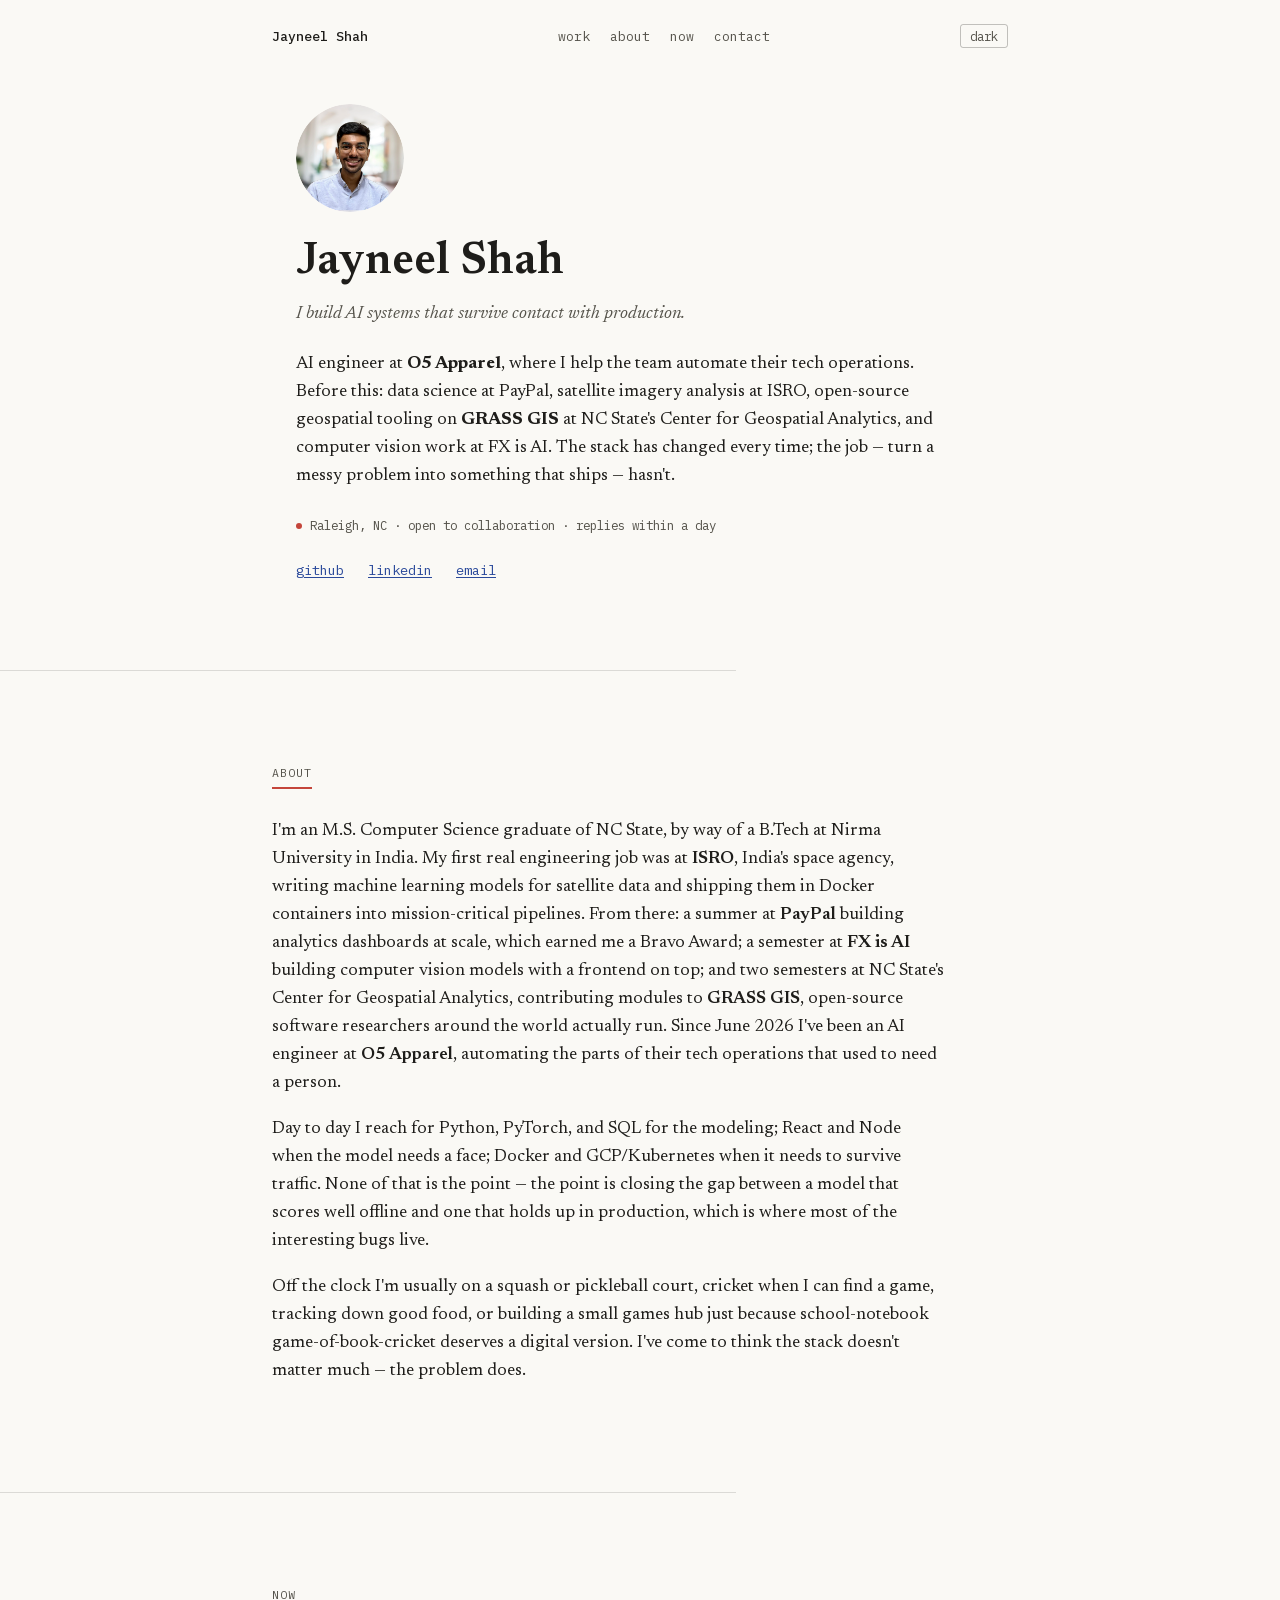
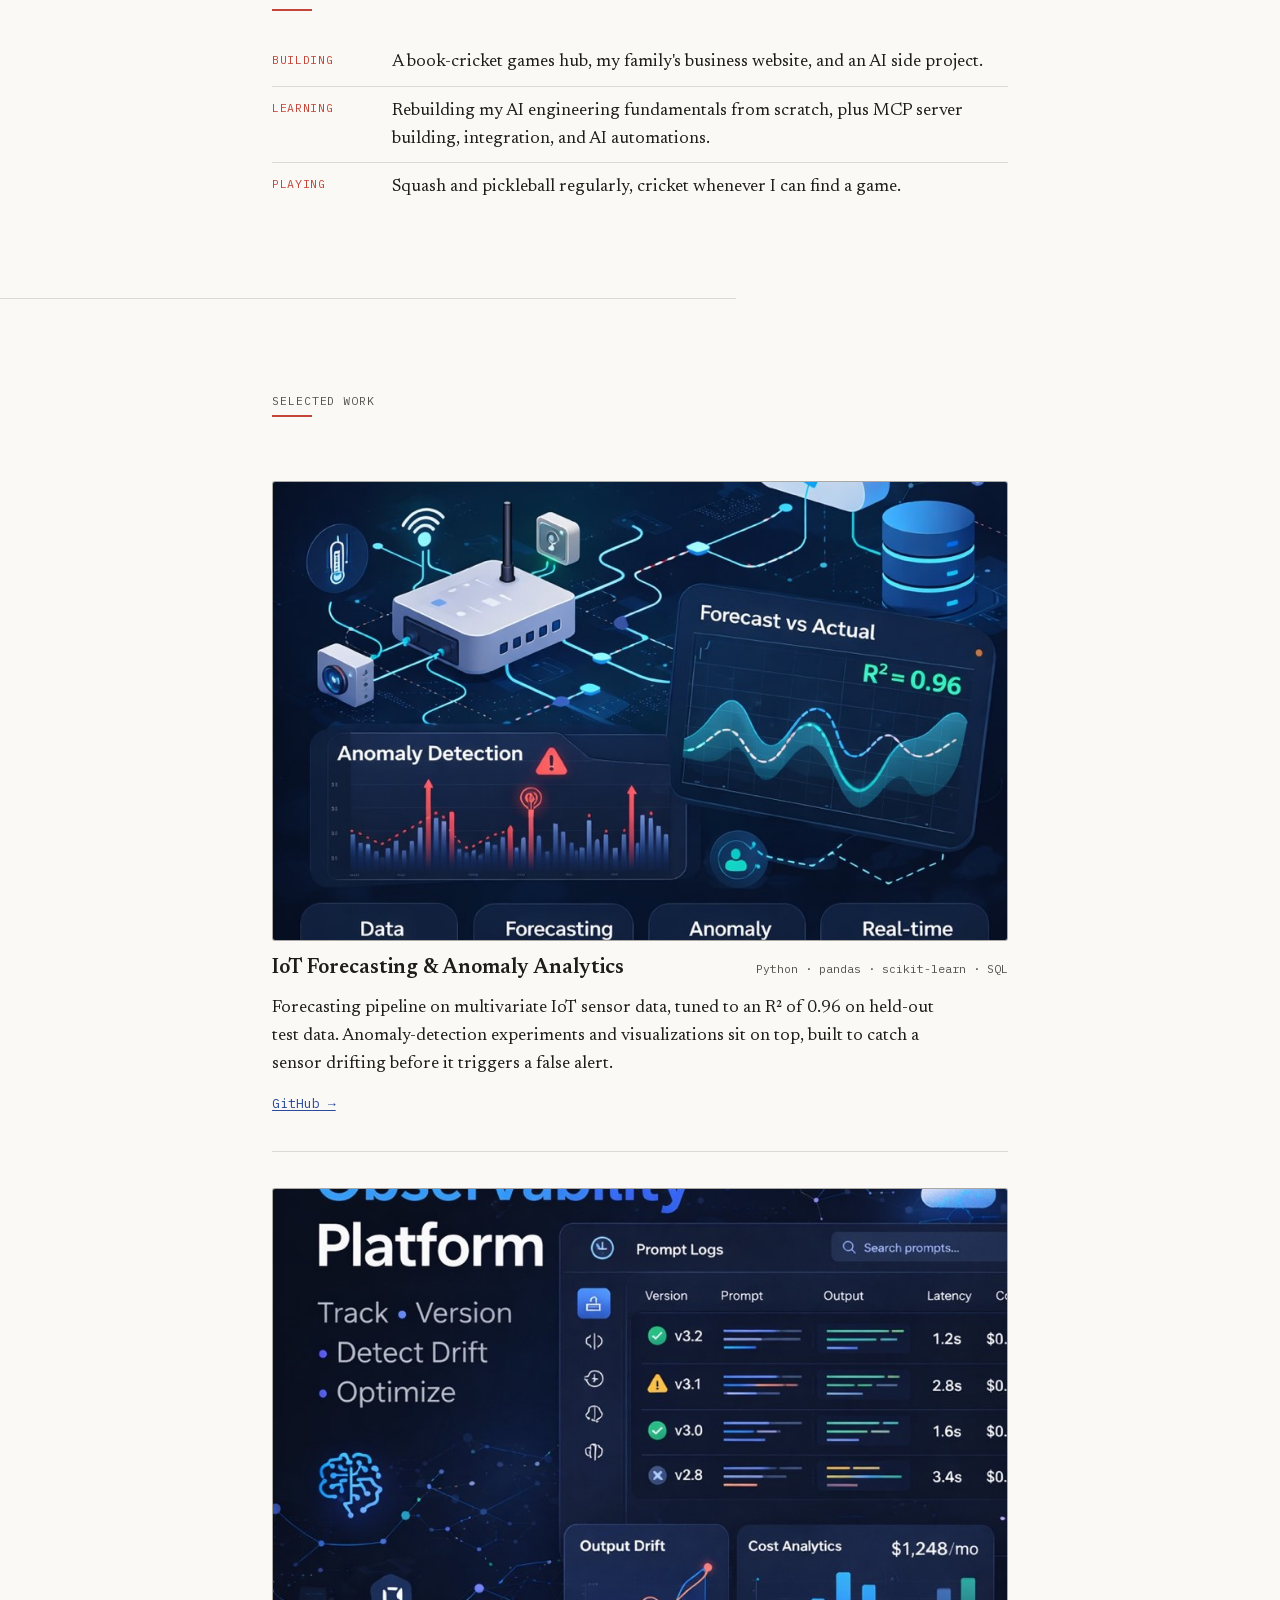
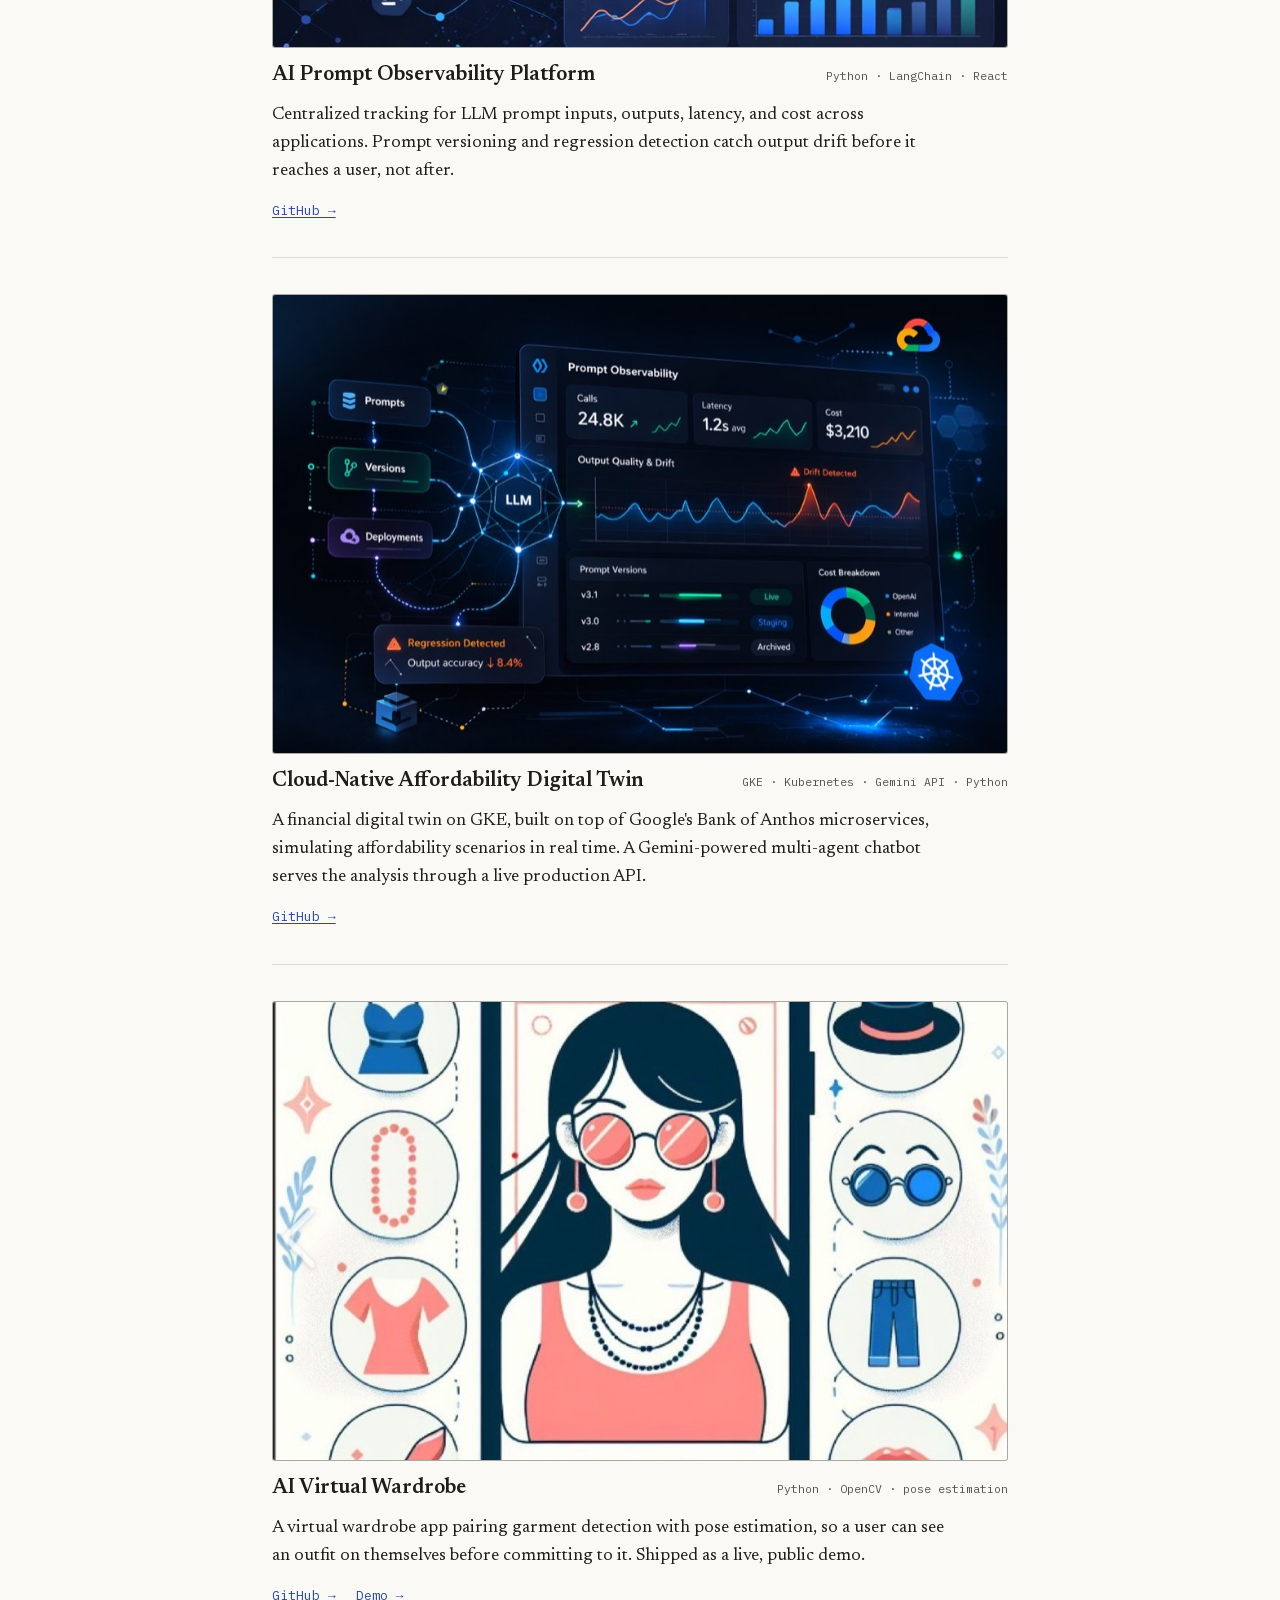
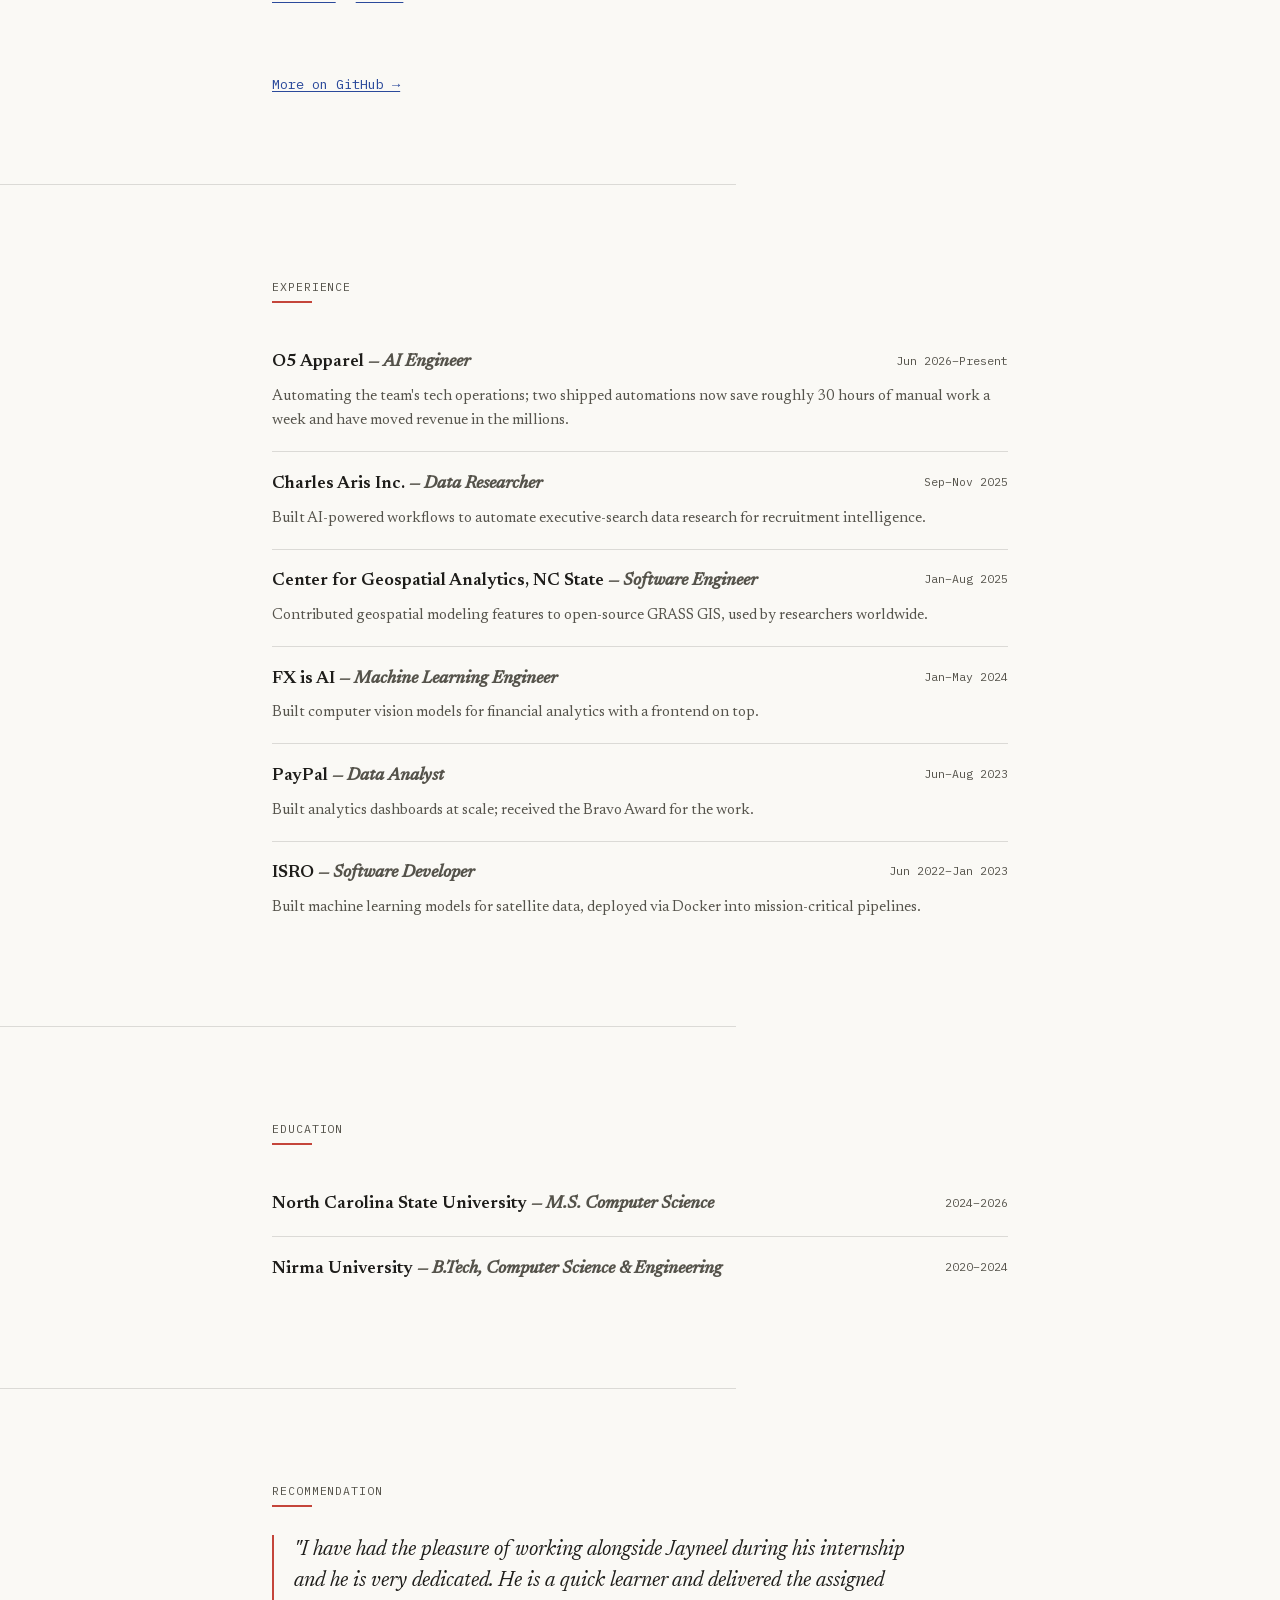
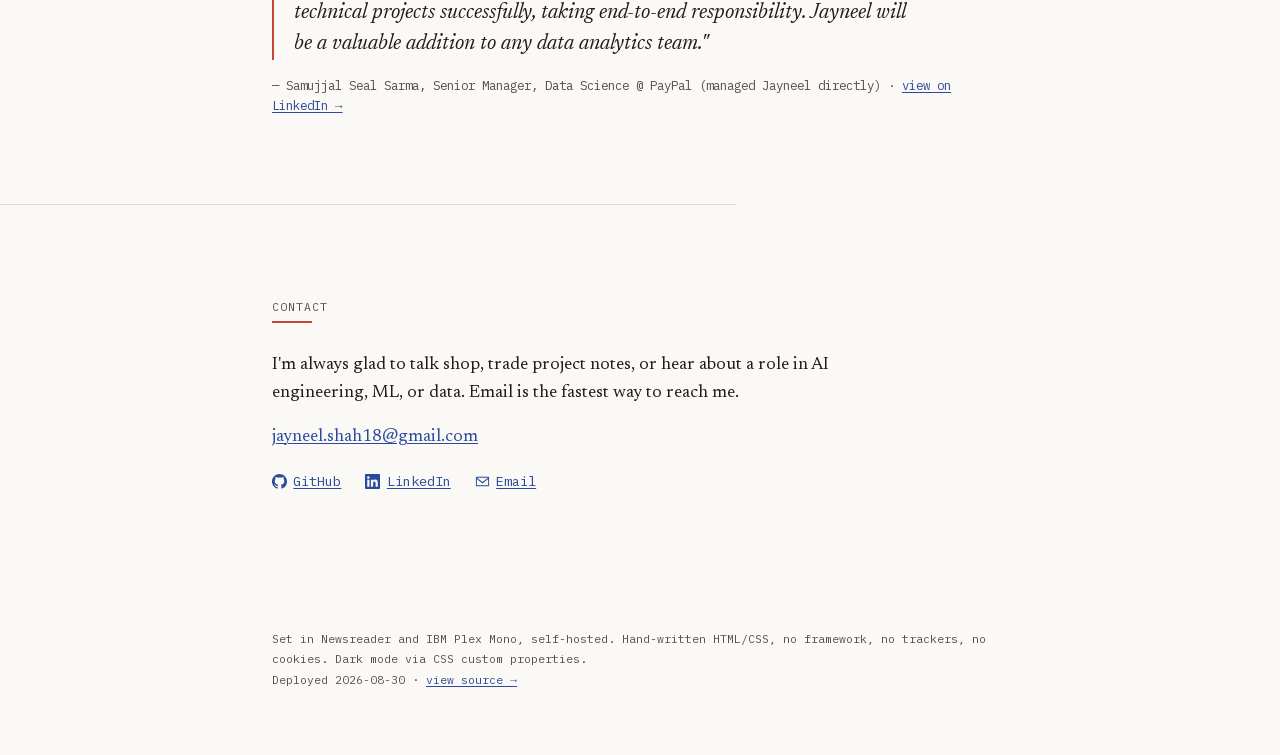
<file: index.html>
<!DOCTYPE html>
<html lang="en">

<head>
  <meta charset="UTF-8" />
  <title>Jayneel Shah</title>

  <meta name="description" content="Jayneel Shah — AI engineer. Data science at PayPal, satellite imagery at ISRO, open-source geospatial tooling on GRASS GIS, and AI systems in industry since.">
  <meta name="author" content="Jayneel Shah">
  <meta name="viewport" content="width=device-width, initial-scale=1" />
  <meta name="theme-color" content="#FAF9F5" media="(prefers-color-scheme: light)" />
  <meta name="theme-color" content="#171613" media="(prefers-color-scheme: dark)" />

  <meta property="og:type" content="website" />
  <meta property="og:url" content="https://jayneel-shah18.github.io/" />
  <meta property="og:title" content="Jayneel Shah" />
  <meta property="og:description" content="AI engineer. Data science at PayPal, satellite imagery at ISRO, open-source geospatial tooling on GRASS GIS." />
  <meta property="og:image" content="https://jayneel-shah18.github.io/img/profile-pic.png" />

  <meta name="twitter:card" content="summary" />
  <meta name="twitter:title" content="Jayneel Shah" />
  <meta name="twitter:description" content="AI engineer. Data science at PayPal, satellite imagery at ISRO, open-source geospatial tooling on GRASS GIS." />
  <meta name="twitter:image" content="https://jayneel-shah18.github.io/img/profile-pic.png" />

  <link rel="icon" href="img/favicon.svg" type="image/svg+xml" />
  <link rel="alternate icon" href="img/favicon.ico" />

  <link rel="stylesheet" href="css/fonts.css" />
  <link rel="stylesheet" href="css/style.css" />

  <script>
    /* Set theme before paint to avoid a flash of the wrong palette */
    (function () {
      var t = localStorage.getItem("theme");
      if (t) document.documentElement.setAttribute("data-theme", t);
    })();
  </script>
</head>

<body>

  <header class="nav col">
    <div class="nav-row">
      <a href="#top" class="nav-mark">Jayneel Shah</a>
      <nav class="nav-links">
        <a href="#work">work</a>
        <a href="#about">about</a>
        <a href="#now">now</a>
        <a href="#contact">contact</a>
      </nav>
      <button class="theme-toggle" id="themeToggle" aria-label="Toggle dark mode">dark</button>
    </div>
  </header>

  <main id="top">

    <!-- ===== HERO ===== -->
    <section class="hero col" id="hero">
      <div class="hero-photo">
        <img src="img/profile-pic.png" alt="Jayneel Shah" width="108" height="108" />
      </div>
      <h1 class="hero-name">Jayneel Shah</h1>
      <p class="hero-thesis">I build AI systems that survive contact with production.</p>
      <div class="hero-intro">
        <p>
          AI engineer at <strong>O5 Apparel</strong>, where I help the team automate their tech
          operations. Before this: data science at PayPal, satellite imagery analysis at ISRO,
          open-source geospatial tooling on <strong>GRASS GIS</strong> at NC State's Center for
          Geospatial Analytics, and computer vision work at FX is AI. The stack has changed
          every time; the job — turn a messy problem into something that ships — hasn't.
        </p>
      </div>
      <div class="status-line">
        <span class="status-dot" aria-hidden="true"></span>
        <span>Raleigh, NC · open to collaboration · replies within a day</span>
      </div>
      <div class="hero-links">
        <a href="https://github.com/jayneel-shah18" target="_blank" rel="noopener noreferrer">github</a>
        <a href="https://www.linkedin.com/in/jayneel-m-shah/" target="_blank" rel="noopener noreferrer">linkedin</a>
        <a href="mailto:jayneel.shah18@gmail.com">email</a>
      </div>
    </section>

    <hr class="rule col" />

    <!-- ===== ABOUT ===== -->
    <section class="section col about" id="about">
      <span class="eyebrow">About</span>
      <hr class="rule-accent" />
      <p>
        I'm an M.S. Computer Science graduate of NC State, by way of a B.Tech at Nirma
        University in India. My first real engineering job was at <strong>ISRO</strong>, India's
        space agency, writing machine learning models for satellite data and shipping them
        in Docker containers into mission-critical pipelines. From there: a summer at
        <strong>PayPal</strong> building analytics dashboards at scale, which earned me a Bravo
        Award; a semester at <strong>FX is AI</strong> building computer vision models with a
        frontend on top; and two semesters at NC State's Center for Geospatial Analytics,
        contributing modules to <strong>GRASS GIS</strong>, open-source software researchers
        around the world actually run. Since June 2026 I've been an AI engineer at
        <strong>O5 Apparel</strong>, automating the parts of their tech operations that used to
        need a person.
      </p>
      <p>
        Day to day I reach for Python, PyTorch, and SQL for the modeling; React and Node when
        the model needs a face; Docker and GCP/Kubernetes when it needs to survive traffic.
        None of that is the point — the point is closing the gap between a model that scores
        well offline and one that holds up in production, which is where most of the
        interesting bugs live.
      </p>
      <p>
        Off the clock I'm usually on a squash or pickleball court, cricket when I can find a
        game, tracking down good food, or building a small games hub just because
        school-notebook game-of-book-cricket deserves a digital version. I've come to think the
        stack doesn't matter much — the problem does.
      </p>
    </section>

    <hr class="rule col" />

    <!-- ===== NOW ===== -->
    <section class="section col" id="now">
      <span class="eyebrow">Now</span>
      <hr class="rule-accent" />
      <ul class="now-list">
        <li>
          <span class="now-label">Building</span>
          <span>A book-cricket games hub, my family's business website, and an AI side project.</span>
        </li>
        <li>
          <span class="now-label">Learning</span>
          <span>Rebuilding my AI engineering fundamentals from scratch, plus MCP server building, integration, and AI automations.</span>
        </li>
        <li>
          <span class="now-label">Playing</span>
          <span>Squash and pickleball regularly, cricket whenever I can find a game.</span>
        </li>
      </ul>
    </section>

    <hr class="rule col" />

    <!-- ===== PROJECTS ===== -->
    <section class="section col" id="work">
      <span class="eyebrow">Selected work</span>
      <hr class="rule-accent" />

      <article class="project reveal">
        <div class="project-frame">
          <img src="img/iot-forecasting.jpg" alt="IoT Forecasting & Anomaly Analytics — forecast and anomaly plots over multivariate sensor data" loading="lazy" />
        </div>
        <div class="project-head">
          <h3 class="project-title">IoT Forecasting &amp; Anomaly Analytics</h3>
          <span class="project-stack mono">Python · pandas · scikit-learn · SQL</span>
        </div>
        <p class="project-desc">
          Forecasting pipeline on multivariate IoT sensor data, tuned to an R² of 0.96 on
          held-out test data. Anomaly-detection experiments and visualizations sit on top,
          built to catch a sensor drifting before it triggers a false alert.
        </p>
        <div class="project-links">
          <a href="https://github.com/jayneel-shah18/iot-forecasting-anomaly" target="_blank" rel="noopener noreferrer">GitHub →</a>
        </div>
      </article>

      <article class="project reveal">
        <div class="project-frame">
          <img src="img/prompt-observability.jpg" alt="AI Prompt Observability Platform — LLM prompt monitoring dashboard" loading="lazy" />
        </div>
        <div class="project-head">
          <h3 class="project-title">AI Prompt Observability Platform</h3>
          <span class="project-stack mono">Python · LangChain · React</span>
        </div>
        <p class="project-desc">
          Centralized tracking for LLM prompt inputs, outputs, latency, and cost across
          applications. Prompt versioning and regression detection catch output drift before
          it reaches a user, not after.
        </p>
        <div class="project-links">
          <a href="https://github.com/jayneel-shah18/llm-observability-platform" target="_blank" rel="noopener noreferrer">GitHub →</a>
        </div>
      </article>

      <article class="project reveal">
        <div class="project-frame">
          <img src="img/affordability-twin.jpg" alt="Cloud-Native Affordability Digital Twin — multi-agent financial simulation interface" loading="lazy" />
        </div>
        <div class="project-head">
          <h3 class="project-title">Cloud-Native Affordability Digital Twin</h3>
          <span class="project-stack mono">GKE · Kubernetes · Gemini API · Python</span>
        </div>
        <p class="project-desc">
          A financial digital twin on GKE, built on top of Google's Bank of Anthos
          microservices, simulating affordability scenarios in real time. A Gemini-powered
          multi-agent chatbot serves the analysis through a live production API.
        </p>
        <div class="project-links">
          <a href="https://github.com/jayneel-shah18/affordability-digital-twin" target="_blank" rel="noopener noreferrer">GitHub →</a>
        </div>
      </article>

      <article class="project reveal">
        <div class="project-frame">
          <img src="img/aivirtualwardrobe.jpg" alt="AI Virtual Wardrobe — garment detection and pose estimation interface" loading="lazy" />
        </div>
        <div class="project-head">
          <h3 class="project-title">AI Virtual Wardrobe</h3>
          <span class="project-stack mono">Python · OpenCV · pose estimation</span>
        </div>
        <p class="project-desc">
          A virtual wardrobe app pairing garment detection with pose estimation, so a user can
          see an outfit on themselves before committing to it. Shipped as a live, public demo.
        </p>
        <div class="project-links">
          <a href="https://github.com/jayneel-shah18/AI-Virtual-Wardrobe" target="_blank" rel="noopener noreferrer">GitHub →</a>
          <a href="https://virtualstylist.app" target="_blank" rel="noopener noreferrer">Demo →</a>
        </div>
      </article>

      <p class="projects-more">
        <a href="https://github.com/jayneel-shah18?tab=repositories" target="_blank" rel="noopener noreferrer">More on GitHub →</a>
      </p>
    </section>

    <hr class="rule col" />

    <!-- ===== EXPERIENCE ===== -->
    <section class="section col" id="experience">
      <span class="eyebrow">Experience</span>
      <hr class="rule-accent" />
      <ul class="record-list">
        <li class="record">
          <span class="record-org">O5 Apparel <span class="record-role">— AI Engineer</span></span>
          <span class="record-date mono">Jun 2026–Present</span>
          <span class="record-line">Automating the team's tech operations; two shipped automations now save roughly 30 hours of manual work a week and have moved revenue in the millions.</span>
        </li>
        <li class="record">
          <span class="record-org">Charles Aris Inc. <span class="record-role">— Data Researcher</span></span>
          <span class="record-date mono">Sep–Nov 2025</span>
          <span class="record-line">Built AI-powered workflows to automate executive-search data research for recruitment intelligence.</span>
        </li>
        <li class="record">
          <span class="record-org">Center for Geospatial Analytics, NC State <span class="record-role">— Software Engineer</span></span>
          <span class="record-date mono">Jan–Aug 2025</span>
          <span class="record-line">Contributed geospatial modeling features to open-source GRASS GIS, used by researchers worldwide.</span>
        </li>
        <li class="record">
          <span class="record-org">FX is AI <span class="record-role">— Machine Learning Engineer</span></span>
          <span class="record-date mono">Jan–May 2024</span>
          <span class="record-line">Built computer vision models for financial analytics with a frontend on top.</span>
        </li>
        <li class="record">
          <span class="record-org">PayPal <span class="record-role">— Data Analyst</span></span>
          <span class="record-date mono">Jun–Aug 2023</span>
          <span class="record-line">Built analytics dashboards at scale; received the Bravo Award for the work.</span>
        </li>
        <li class="record">
          <span class="record-org">ISRO <span class="record-role">— Software Developer</span></span>
          <span class="record-date mono">Jun 2022–Jan 2023</span>
          <span class="record-line">Built machine learning models for satellite data, deployed via Docker into mission-critical pipelines.</span>
        </li>
      </ul>
    </section>

    <hr class="rule col" />

    <!-- ===== EDUCATION ===== -->
    <section class="section col" id="education">
      <span class="eyebrow">Education</span>
      <hr class="rule-accent" />
      <ul class="record-list">
        <li class="record">
          <span class="record-org">North Carolina State University <span class="record-role">— M.S. Computer Science</span></span>
          <span class="record-date mono">2024–2026</span>
        </li>
        <li class="record">
          <span class="record-org">Nirma University <span class="record-role">— B.Tech, Computer Science &amp; Engineering</span></span>
          <span class="record-date mono">2020–2024</span>
        </li>
      </ul>
    </section>

    <hr class="rule col" />

    <!-- ===== RECOMMENDATION ===== -->
    <section class="section col" id="recommendation">
      <span class="eyebrow">Recommendation</span>
      <hr class="rule-accent" />
      <blockquote class="pull-quote">
        "I have had the pleasure of working alongside Jayneel during his internship and he is
        very dedicated. He is a quick learner and delivered the assigned technical projects
        successfully, taking end-to-end responsibility. Jayneel will be a valuable addition to
        any data analytics team."
      </blockquote>
      <p class="pull-quote-attr">
        — Samujjal Seal Sarma, Senior Manager, Data Science @ PayPal (managed Jayneel directly) ·
        <a href="https://www.linkedin.com/in/jayneel-m-shah/details/recommendations/?detailScreenTabIndex=0" target="_blank" rel="noopener noreferrer">view on LinkedIn →</a>
      </p>
    </section>

    <hr class="rule col" />

    <!-- ===== CONTACT ===== -->
    <section class="section col contact" id="contact">
      <span class="eyebrow">Contact</span>
      <hr class="rule-accent" />
      <p>
        I'm always glad to talk shop, trade project notes, or hear about a role in AI
        engineering, ML, or data. Email is the fastest way to reach me.
      </p>
      <a href="mailto:jayneel.shah18@gmail.com">jayneel.shah18@gmail.com</a>
      <div class="contact-links">
        <a href="https://github.com/jayneel-shah18" target="_blank" rel="noopener noreferrer">
          <svg class="icon" viewBox="0 0 16 16" fill="currentColor" aria-hidden="true"><path d="M8 0C3.58 0 0 3.58 0 8c0 3.54 2.29 6.53 5.47 7.59.4.07.55-.17.55-.38 0-.19-.01-.82-.01-1.49-2.01.37-2.53-.49-2.69-.94-.09-.23-.48-.94-.82-1.13-.28-.15-.68-.52-.01-.53.63-.01 1.08.58 1.23.82.72 1.21 1.87.87 2.33.66.07-.52.28-.87.51-1.07-1.78-.2-3.64-.89-3.64-3.95 0-.87.31-1.59.82-2.15-.08-.2-.36-1.02.08-2.12 0 0 .67-.21 2.2.82.64-.18 1.32-.27 2-.27.68 0 1.36.09 2 .27 1.53-1.04 2.2-.82 2.2-.82.44 1.1.16 1.92.08 2.12.51.56.82 1.27.82 2.15 0 3.07-1.87 3.75-3.65 3.95.29.25.54.73.54 1.48 0 1.07-.01 1.93-.01 2.2 0 .21.15.46.55.38A8.01 8.01 0 0 0 16 8c0-4.42-3.58-8-8-8z"/></svg>
          GitHub
        </a>
        <a href="https://www.linkedin.com/in/jayneel-m-shah/" target="_blank" rel="noopener noreferrer">
          <svg class="icon" viewBox="0 0 16 16" fill="currentColor" aria-hidden="true"><path d="M14.82 0H1.18C.53 0 0 .52 0 1.16v13.68C0 15.48.53 16 1.18 16h13.64c.65 0 1.18-.52 1.18-1.16V1.16C16 .52 15.47 0 14.82 0zM4.75 13.65H2.4V6.14h2.35v7.51zM3.57 5.13c-.75 0-1.36-.61-1.36-1.36 0-.75.61-1.36 1.36-1.36.75 0 1.36.61 1.36 1.36 0 .75-.61 1.36-1.36 1.36zm10.08 8.52h-2.35V10c0-.88-.02-2-1.22-2-1.22 0-1.41.95-1.41 1.94v3.71H6.32V6.14h2.26v1.03h.03c.31-.59 1.08-1.22 2.23-1.22 2.39 0 2.83 1.57 2.83 3.61v4.09z"/></svg>
          LinkedIn
        </a>
        <a href="mailto:jayneel.shah18@gmail.com">
          <svg class="icon" viewBox="0 0 16 16" fill="currentColor" aria-hidden="true"><path d="M1.5 3h13c.28 0 .5.22.5.5v9c0 .28-.22.5-.5.5h-13a.5.5 0 0 1-.5-.5v-9c0-.28.22-.5.5-.5zm.6 1 5.9 4.5L13.9 4H2.1zM14 5.4l-5.7 4.34a.5.5 0 0 1-.6 0L2 5.4V12h12V5.4z"/></svg>
          Email
        </a>
      </div>
    </section>

  </main>

  <footer class="footer col">
    <p>
      Set in Newsreader and IBM Plex Mono, self-hosted. Hand-written HTML/CSS, no framework,
      no trackers, no cookies. Dark mode via CSS custom properties.
    </p>
    <p>Deployed 2026-08-30 · <a href="https://github.com/jayneel-shah18/jayneel-shah18.github.io" target="_blank" rel="noopener noreferrer">view source →</a></p>
  </footer>

  <script src="js/main.js"></script>
</body>

</html>
</file>
<file: css/fonts.css>
/* Self-hosted fonts — Newsreader (variable, wght 400-700) + IBM Plex Mono (400/500/600) */

@font-face {
  font-family: 'Newsreader';
  font-style: normal;
  font-weight: 400 700;
  font-display: swap;
  src: url('../fonts/newsreader-normal.woff2') format('woff2');
}
@font-face {
  font-family: 'Newsreader';
  font-style: italic;
  font-weight: 400 500;
  font-display: swap;
  src: url('../fonts/newsreader-italic.woff2') format('woff2');
}
@font-face {
  font-family: 'IBM Plex Mono';
  font-style: normal;
  font-weight: 400;
  font-display: swap;
  src: url('../fonts/ibm-plex-mono-400.woff2') format('woff2');
}
@font-face {
  font-family: 'IBM Plex Mono';
  font-style: normal;
  font-weight: 500;
  font-display: swap;
  src: url('../fonts/ibm-plex-mono-500.woff2') format('woff2');
}
@font-face {
  font-family: 'IBM Plex Mono';
  font-style: normal;
  font-weight: 600;
  font-display: swap;
  src: url('../fonts/ibm-plex-mono-600.woff2') format('woff2');
}
</file>
<file: css/style.css>
/* ===========================================================
   Jayneel Shah — portfolio
   Direction: paper, ink, marginalia
   =========================================================== */

:root {
  --paper: #FAF9F5;
  --ink: #1E1D1A;
  --ink-2: #55534B;
  --pen: #2B4A9B;
  --rule-red: #C4453A;
  --hairline: rgba(30, 29, 26, 0.14);
  --hairline-strong: rgba(30, 29, 26, 0.26);

  --measure: 46rem;
  --rhythm: 5.5rem;

  --font-serif: 'Newsreader', Georgia, 'Iowan Old Style', serif;
  --font-mono: 'IBM Plex Mono', ui-monospace, 'SFMono-Regular', Menlo, monospace;
}

:root[data-theme="dark"] {
  --paper: #171613;
  --ink: #E9E6DC;
  --ink-2: #A9A497;
  --pen: #8FA8EE;
  --rule-red: #D97367;
  --hairline: rgba(233, 230, 220, 0.14);
  --hairline-strong: rgba(233, 230, 220, 0.26);
}

@media (prefers-color-scheme: dark) {
  :root:not([data-theme="light"]) {
    --paper: #171613;
    --ink: #E9E6DC;
    --ink-2: #A9A497;
    --pen: #8FA8EE;
    --rule-red: #D97367;
    --hairline: rgba(233, 230, 220, 0.14);
    --hairline-strong: rgba(233, 230, 220, 0.26);
  }
}

/* ===== RESET ===== */
*, *::before, *::after { box-sizing: border-box; margin: 0; padding: 0; }
html { -webkit-text-size-adjust: 100%; }
body {
  background: var(--paper);
  color: var(--ink);
  font-family: var(--font-serif);
  font-size: 17.5px;
  line-height: 1.6;
  -webkit-font-smoothing: antialiased;
}
a { color: var(--pen); text-decoration-thickness: 1px; text-underline-offset: 2px; }
a:hover { text-decoration-thickness: 2px; }
img { display: block; max-width: 100%; }
::selection { background: var(--pen); color: var(--paper); }

/* ===== TYPE ===== */
h1, h2, h3 { font-family: var(--font-serif); font-weight: 600; line-height: 1.2; color: var(--ink); }
.eyebrow {
  font-family: var(--font-mono);
  font-size: 0.72rem;
  letter-spacing: 0.08em;
  text-transform: uppercase;
  color: var(--ink-2);
}
.mono { font-family: var(--font-mono); }
.subhead {
  font-style: italic;
  font-size: 1.1rem;
  color: var(--ink-2);
  font-weight: 400;
}

/* ===== LAYOUT ===== */
.col {
  max-width: var(--measure);
  margin: 0 auto;
  padding: 0 1.5rem;
}
.section { padding: var(--rhythm) 0; }
.section:first-of-type { padding-top: 3rem; }
.rule {
  border: none;
  border-top: 1px solid var(--hairline);
  margin: 0;
}
.rule-accent {
  border: none;
  border-top: 2px solid var(--rule-red);
  width: 2.5rem;
  margin: 0 0 1.75rem;
}

/* ===== NAV ===== */
.nav {
  padding: 1.5rem 0;
}
.nav-row {
  display: flex;
  align-items: center;
  justify-content: space-between;
  gap: 1rem;
  font-family: var(--font-mono);
  font-size: 0.82rem;
}
.nav-links { display: flex; gap: 1.25rem; flex-wrap: wrap; }
.nav-links a, .nav-mark {
  color: var(--ink-2);
  text-decoration: none;
}
.nav-links a:hover { color: var(--pen); }
.nav-mark { color: var(--ink); font-weight: 500; }
.theme-toggle {
  font-family: var(--font-mono);
  font-size: 0.78rem;
  background: none;
  border: 1px solid var(--hairline-strong);
  border-radius: 3px;
  color: var(--ink-2);
  padding: 0.2rem 0.55rem;
  cursor: pointer;
}
.theme-toggle:hover { border-color: var(--pen); color: var(--pen); }

/* ===== HERO ===== */
.hero { padding-top: 2rem; padding-bottom: var(--rhythm); }
.hero-name {
  font-size: clamp(2rem, 5vw, 2.8rem);
  margin-bottom: 0.6rem;
}
.hero-thesis {
  font-size: 1.1rem;
  color: var(--ink-2);
  font-style: italic;
  margin-bottom: 1.4rem;
  max-width: 38rem;
}
.hero-intro p {
  margin-bottom: 1rem;
  max-width: 42rem;
}
.hero-photo {
  width: 108px;
  height: 108px;
  border-radius: 50%;
  overflow: hidden;
  margin-bottom: 1.5rem;
}
.hero-photo img { width: 100%; height: 100%; object-fit: cover; }
.status-line {
  font-family: var(--font-mono);
  font-size: 0.78rem;
  color: var(--ink-2);
  margin-top: 1.6rem;
  display: flex;
  align-items: center;
  gap: 0.5rem;
}
.status-dot {
  width: 6px; height: 6px; border-radius: 50%;
  background: var(--rule-red);
  flex-shrink: 0;
}
.hero-links { margin-top: 1.5rem; display: flex; gap: 1.5rem; font-family: var(--font-mono); font-size: 0.85rem; }

/* ===== ABOUT ===== */
.about p { margin-bottom: 1.15rem; max-width: 42rem; }
.about strong { font-weight: 600; }

/* ===== NOW ===== */
.now-list { list-style: none; }
.now-list li {
  display: grid;
  grid-template-columns: 6.5rem 1fr;
  gap: 1rem;
  padding: 0.6rem 0;
  border-bottom: 1px solid var(--hairline);
}
.now-list li:last-child { border-bottom: none; }
.now-label {
  font-family: var(--font-mono);
  font-size: 0.72rem;
  text-transform: uppercase;
  letter-spacing: 0.06em;
  color: var(--rule-red);
  padding-top: 0.15rem;
}

/* ===== PROJECTS ===== */
.project { padding: 2.25rem 0; }
.project + .project { border-top: 1px solid var(--hairline); }
.project-head {
  display: flex;
  justify-content: space-between;
  align-items: baseline;
  flex-wrap: wrap;
  gap: 0.5rem 1rem;
  margin-bottom: 0.3rem;
}
.project-title { font-size: 1.3rem; font-weight: 600; }
.project-stack {
  font-family: var(--font-mono);
  font-size: 0.72rem;
  color: var(--ink-2);
}
.project-desc { margin: 0.75rem 0 1rem; max-width: 42rem; }
.project-frame {
  border: 1px solid var(--hairline-strong);
  border-radius: 3px;
  overflow: hidden;
  margin-bottom: 1rem;
  aspect-ratio: 16 / 10;
  background: var(--hairline);
}
.project-frame img { width: 100%; height: 100%; object-fit: cover; }
.project-links { font-family: var(--font-mono); font-size: 0.8rem; display: flex; gap: 1.25rem; }
.projects-more { margin-top: 2rem; font-family: var(--font-mono); font-size: 0.85rem; }

/* ===== EXPERIENCE / EDUCATION ===== */
.record-list { list-style: none; }
.record {
  display: grid;
  grid-template-columns: 1fr auto;
  gap: 0.25rem 1rem;
  padding: 1.1rem 0;
  border-bottom: 1px solid var(--hairline);
}
.record:last-child { border-bottom: none; }
.record-org { font-weight: 600; }
.record-role { color: var(--ink-2); font-style: italic; }
.record-date {
  font-family: var(--font-mono);
  font-size: 0.72rem;
  color: var(--ink-2);
  white-space: nowrap;
  align-self: start;
  padding-top: 0.2rem;
}
.record-line { grid-column: 1 / -1; margin-top: 0.3rem; color: var(--ink-2); font-size: 0.95rem; }

/* ===== RECOMMENDATION ===== */
.pull-quote {
  font-size: 1.3rem;
  font-style: italic;
  line-height: 1.5;
  color: var(--ink);
  border-left: 2px solid var(--rule-red);
  padding-left: 1.25rem;
  margin-bottom: 1rem;
  max-width: 40rem;
}
.pull-quote-attr { font-family: var(--font-mono); font-size: 0.78rem; color: var(--ink-2); }

/* ===== CONTACT ===== */
.contact p { margin-bottom: 1rem; max-width: 40rem; }
.contact-links {
  display: flex;
  gap: 1.5rem;
  flex-wrap: wrap;
  font-family: var(--font-mono);
  font-size: 0.85rem;
  margin-top: 1.25rem;
}
.contact-links a { display: inline-flex; align-items: center; gap: 0.4rem; }
.icon { width: 15px; height: 15px; flex-shrink: 0; }

/* ===== FOOTER / COLOPHON ===== */
.footer {
  padding: 3rem 0 4rem;
  font-family: var(--font-mono);
  font-size: 0.72rem;
  color: var(--ink-2);
  line-height: 1.8;
}

/* ===== MOTION ===== */
.reveal { opacity: 0; transform: translateY(8px); transition: opacity 0.2s ease, transform 0.2s ease; }
.reveal.visible { opacity: 1; transform: translateY(0); }
@media (prefers-reduced-motion: reduce) {
  .reveal { opacity: 1; transform: none; transition: none; }
}

/* ===== RESPONSIVE ===== */
@media (max-width: 640px) {
  .section { padding: 3.5rem 0; }
  .record { grid-template-columns: 1fr; }
  .record-date { padding-top: 0; }
  .now-list li { grid-template-columns: 1fr; gap: 0.2rem; }
  .nav-links { gap: 0.85rem; }
}
</file>
